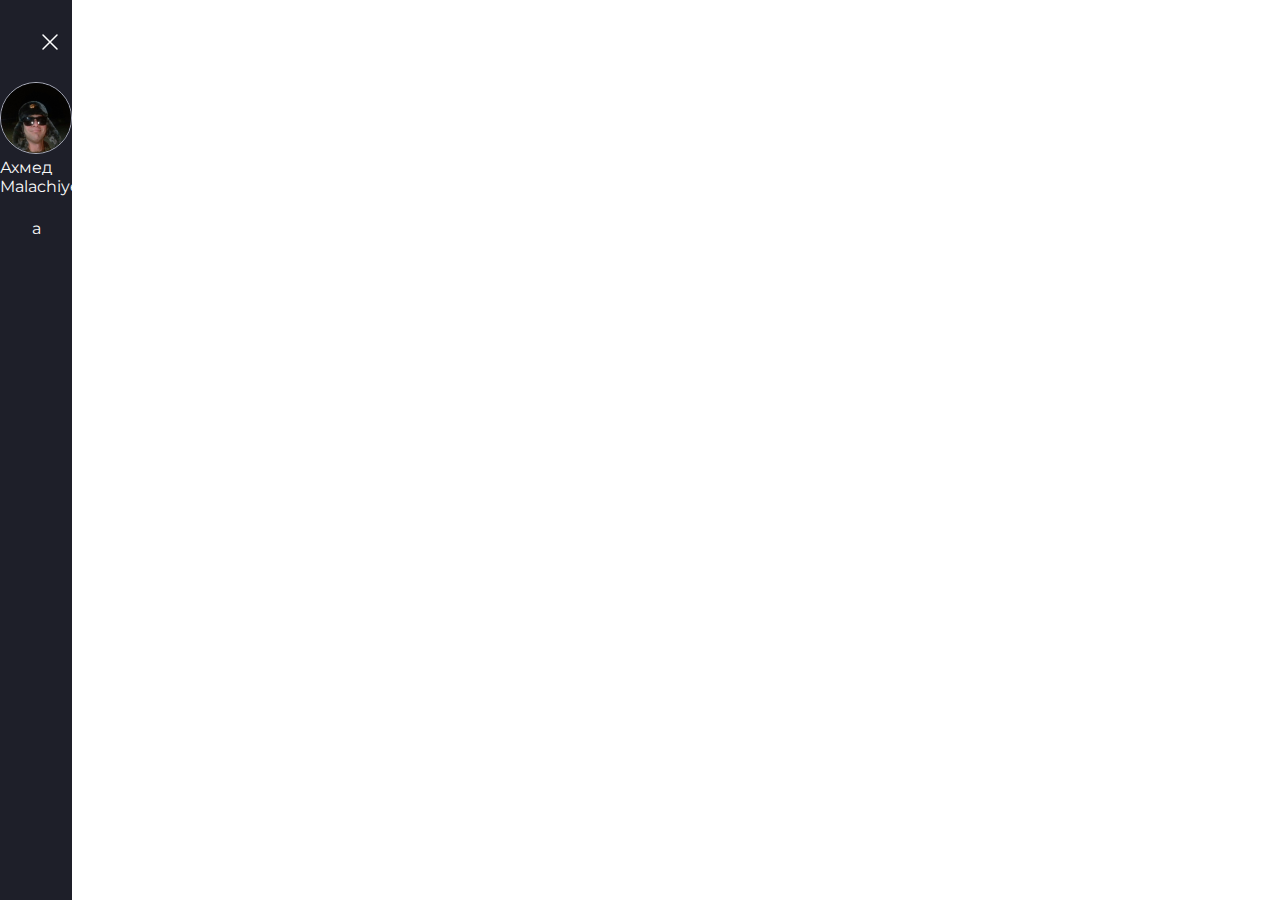
<file: index.html>
<!DOCTYPE html>
<html lang="ru">
<head>
  <meta charset="UTF-8">
  <meta http-equiv="X-UA-Compatible" content="IE=edge">
  <meta name="viewport" content="width=device-width, initial-scale=1.0">
  <link rel="preconnect" href="https://fonts.googleapis.com">
  <link rel="preconnect" href="https://fonts.gstatic.com" crossorigin>
  <link href="https://fonts.googleapis.com/css2?family=Montserrat:ital,wght@0,100..900;1,100..900&display=swap" rel="stylesheet">
  <link rel="stylesheet" href="./css/style.css">
  <title>Languages</title>
</head>
<body>
  <div class="container">
    <div class="left-menu">
      <div class="left-menu__container">
        <div class="open-wrapper">
          <button class="btn-close">
            <img src="./img/close.svg" alt="">
          </button>
          <div class="user-info">
            <div class="user-image">
              <img src="./img/avatar.jpg" alt="" class="avatar">
              <span class="user-name">Ахмед Malachiyev</span>
            </div>
          </div>

          <nav class="nav-menu">
            a
          </nav>
        </div>
      </div>
    </div>
    <div class="main-content"></div>
  </div>

  <script src="./js/script.js"></script>
</body>
</html>
</file>
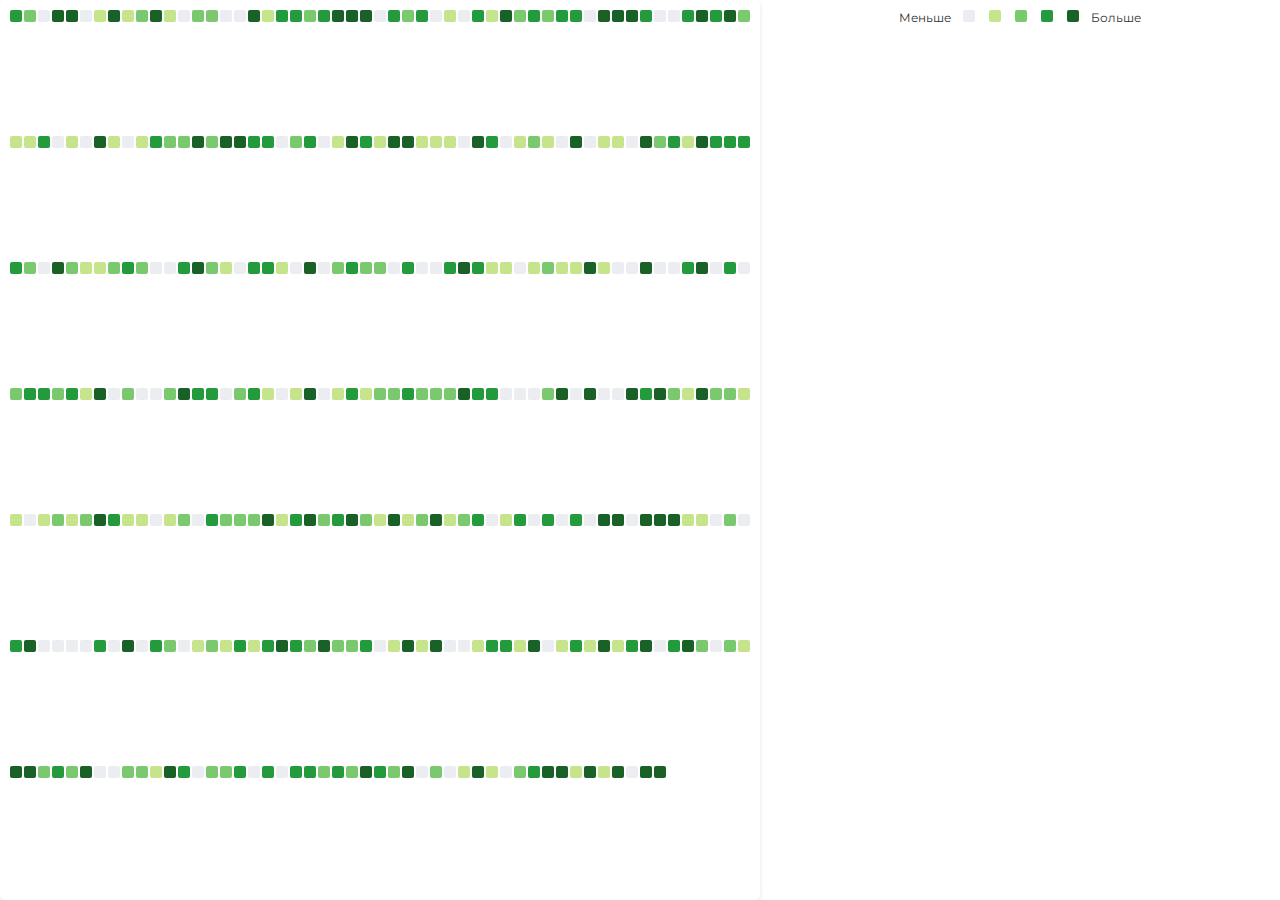
<file: activity.html>
<!DOCTYPE html>
<html lang="ru">
<head>
  <meta charset="UTF-8">
  <meta http-equiv="X-UA-Compatible" content="IE=edge" />
  <meta name="viewport" content="width=device-width, initial-scale=1.0" />
  <link rel="preconnect" href="https://fonts.googleapis.com" />
  <link rel="preconnect" href="https://fonts.gstatic.com" crossorigin />
  <link
    href="https://fonts.googleapis.com/css2?family=Montserrat:ital,wght@0,100..900;1,100..900&display=swap"
    rel="stylesheet"
  />
    <link rel="stylesheet" href="./css/style.css" />
  <title>Сетка активности</title>
  <style>
    .activity-grid {
      display: grid;
      grid-template-columns: repeat(53, 12px);
      gap: 2px;
      background-color: #fff;
      padding: 10px;
      border-radius: 5px;
      box-shadow: 0 2px 5px rgba(0,0,0,0.1);
    }
    .day {
      width: 12px;
      height: 12px;
      background-color: #ebedf0;
      position: relative;
      border-radius: 2px;
    }
    .day:hover::after {
      content: attr(data-tooltip);
      position: absolute;
      background: #333;
      color: #fff;
      padding: 5px 8px;
      border-radius: 3px;
      bottom: 20px;
      left: 50%;
      transform: translateX(-50%);
      white-space: nowrap;
      z-index: 10;
      font-size: 12px;
    }
    .level-1 { background-color: #c6e48b; }
    .level-2 { background-color: #7bc96f; }
    .level-3 { background-color: #239a3b; }
    .level-4 { background-color: #196127; }
    .legend {
      margin-top: 10px;
      font-size: 12px;
      color: #333;
    }
    .legend span {
      display: inline-block;
      width: 12px;
      height: 12px;
      margin: 0 2px;
      vertical-align: middle;
      border-radius: 2px;
    }
  </style>
</head>
<body>
  <div class="container">
    <div class="activity-grid" id="activityGrid"></div>
    <div class="legend">
      Меньше
      <span style="background-color: #ebedf0;"></span>
      <span style="background-color: #c6e48b;"></span>
      <span style="background-color: #7bc96f;"></span>
      <span style="background-color: #239a3b;"></span>
      <span style="background-color: #196127;"></span>
      Больше
    </div>
  </div>

  <script>
    // Генерация данных активности
    const activityData = {};
    const startDate = new Date('2024-01-01');
    for (let i = 0; i < 365; i++) {
      const date = new Date(startDate);
      date.setDate(startDate.getDate() + i);
      const dateStr = date.toISOString().split('T')[0];
      activityData[dateStr] = Math.floor(Math.random() * 5); // 0–4 события
    }

    // Создание сетки
    const grid = document.getElementById('activityGrid');
    for (let i = 0; i < 365; i++) {
      const date = new Date(startDate);
      date.setDate(startDate.getDate() + i);
      const dateStr = date.toISOString().split('T')[0];
      const level = activityData[dateStr] || 0;

      const day = document.createElement('div');
      day.className = `day level-${level}`;
      day.setAttribute('data-tooltip', `${dateStr}: ${level} событий`);
      grid.appendChild(day);
    }
  </script>

  <script src="./js/script.js"></script>
</body>
</html>
</file>
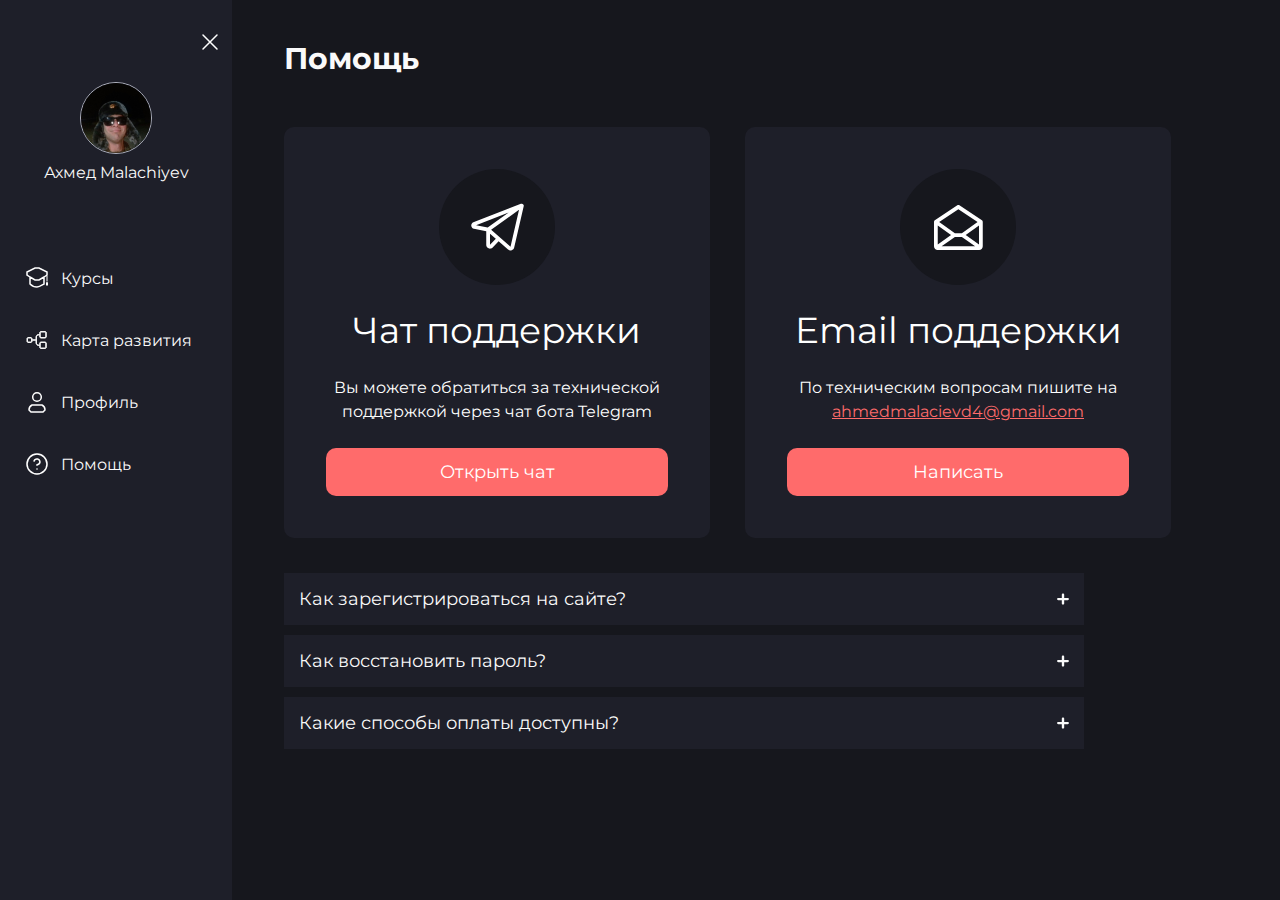
<file: help.html>
<!DOCTYPE html>
<html lang="en">
<head>
  <meta charset="UTF-8">
  <meta http-equiv="X-UA-Compatible" content="IE=edge">
  <meta name="viewport" content="width=device-width, initial-scale=1.0">
  <link rel="preconnect" href="https://fonts.googleapis.com" />
  <link rel="preconnect" href="https://fonts.gstatic.com" crossorigin />
  <link
    href="https://fonts.googleapis.com/css2?family=Montserrat:ital,wght@0,100..900;1,100..900&display=swap"
    rel="stylesheet"/>
  <link rel="stylesheet" href="./css/style.css">
  <title>Помощь</title>
</head>
<body>
  <div class="container">
    <div id="sidebar-container" class="left-menu__container"></div>

    <div class="main-container">
      <div class="help-content">
        <h1 class="help__title">Помощь</h1>

        <ul class="help__social">
          <li class="help__cards">
            <div class="card__image-container">
              <img src="./src/img/telegram.svg" alt="telegram" class="help__image">
            </div>
            <h2 class="card__title">Чат поддержки</h2>
            <p class="card__description">
              Вы можете обратиться за технической поддержкой через чат бота Telegram
            </p>
            <a href="#" class="card__link">Открыть чат</a>
          </li>
          <li class="help__cards">
            <div class="card__image-container">
              <img src="./src/img/gmail.svg" alt="gmail" class="help__image">
            </div>
            <h2 class="card__title">Email поддержки</h2>
            <p class="card__description">
              По техническим вопросам пишите на<br>
              <a href="" style="color: #ff6b6b;">ahmedmalacievd4@gmail.com</a>
            </p>
            <a href="#" class="card__link">Написать</a>
          </li>
        </ul>

        <div class="faq-container">
          <div class="faq-item">
              <div class="faq-question">Как зарегистрироваться на сайте?</div>
              <div class="faq-answer">
                  Для регистрации нажмите на кнопку "Регистрация" в верхнем правом углу, заполните форму с вашими данными и подтвердите email.
              </div>
          </div>
          <div class="faq-item">
              <div class="faq-question">Как восстановить пароль?</div>
              <div class="faq-answer">
                  Нажмите "Забыли пароль?" на странице входа, введите ваш email, и мы отправим вам ссылку для сброса пароля.
              </div>
          </div>
          <div class="faq-item">
              <div class="faq-question">Какие способы оплаты доступны?</div>
              <div class="faq-answer">
                  Мы принимаем банковские карты, электронные кошельки и банковские переводы. Подробности в разделе "Оплата".
              </div>
          </div>
      </div>
      </div>
    </div>
  </div>

  <script>
    document.querySelectorAll('.faq-question').forEach(question => {
      question.addEventListener('click', () => {
          const answer = question.nextElementSibling;
          const isActive = answer.classList.contains('active');

          // Закрываем все открытые ответы
          document.querySelectorAll('.faq-answer').forEach(ans => {
              ans.classList.remove('active');
          });
          document.querySelectorAll('.faq-question').forEach(q => {
              q.classList.remove('active');
          });

          // Открываем текущий, если он не был активен
          if (!isActive) {
              answer.classList.add('active');
              question.classList.add('active');
          }
      });
  });
  </script>

  <script src="./js/script.js"></script>
</body>
</html>
</file>
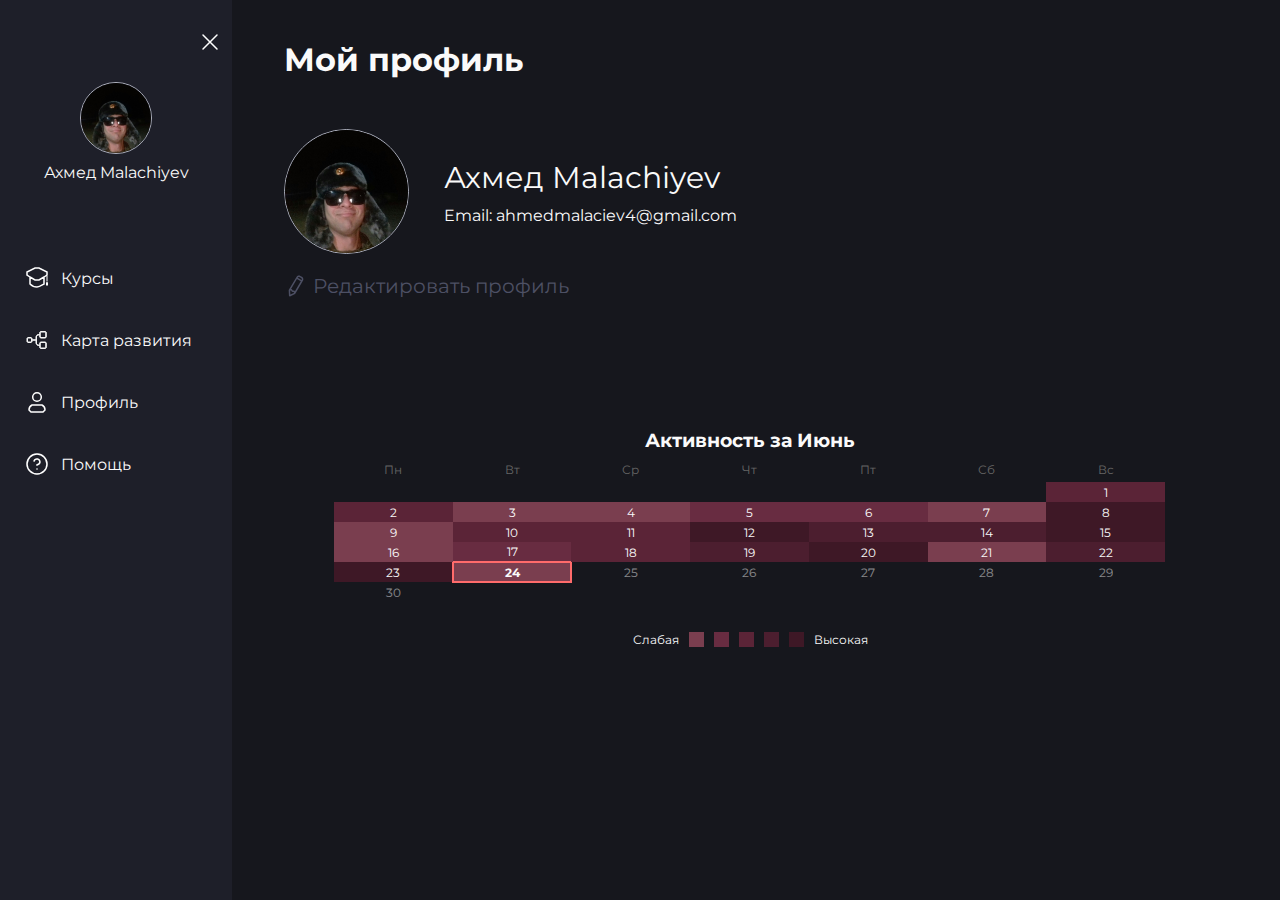
<file: profile.html>
<!DOCTYPE html>
<html lang="ru">
<head>
  <meta charset="UTF-8">
  <meta http-equiv="X-UA-Compatible" content="IE=edge" />
  <meta name="viewport" content="width=device-width, initial-scale=1.0" />
  <link rel="preconnect" href="https://fonts.googleapis.com" />
  <link rel="preconnect" href="https://fonts.gstatic.com" crossorigin />
  <link
    href="https://fonts.googleapis.com/css2?family=Montserrat:ital,wght@0,100..900;1,100..900&display=swap"
    rel="stylesheet"
  />
  <link rel="stylesheet" href="./css/style.css">
  <title>Профиль</title>
</head>
<body>
  <div class="container">
    <div id="sidebar-container" class="left-menu__container"></div>
  
    <div class="main-container">
      <div class="profile-content">
        <h1 class="profile__title">
          Мой профиль
        </h1>

        <div class="profile__info">
          <img src="./src/img/avatar.jpg" alt="avatar" class="profile__avatar avatar" />
          <div class="profile__info_flex">
            <span class="user-name">Ахмед Malachiyev</span>
            <span>Email: ahmedmalaciev4@gmail.com</span>
          </div>
        </div>
        <a href="#" class="edit-profile">
          <svg class="edit-img" width="24" height="24" viewBox="0 0 24 24" fill="none" xmlns="http://www.w3.org/2000/svg">
            <path d="M17.9175 2.79L16.4175 1.8975C15.7617 1.51038 14.9792 1.39878 14.2413 1.58712C13.5034 1.77546 12.8701 2.24842 12.48 2.9025L4.98 15.54C4.75514 15.9148 4.64801 16.3486 4.6725 16.785L4.9425 21.75C4.94881 21.8737 4.98568 21.994 5.04981 22.1C5.11394 22.206 5.20333 22.2945 5.31 22.3575C5.42577 22.4262 5.55789 22.4625 5.6925 22.4625C5.80424 22.4618 5.91443 22.4362 6.015 22.3875L10.5 20.25C10.8938 20.063 11.2229 19.7627 11.445 19.3875L18.4725 7.5L18.9225 6.75C19.1177 6.42431 19.2466 6.06324 19.3017 5.68755C19.3568 5.31187 19.3371 4.92899 19.2437 4.56095C19.1503 4.19291 18.9851 3.84697 18.7575 3.54304C18.5299 3.23911 18.2444 2.98319 17.9175 2.79ZM14.9175 3C15.1623 3.00088 15.4027 3.0655 15.615 3.1875L17.115 4.08C17.2777 4.16951 17.4206 4.29091 17.5352 4.43695C17.6499 4.58299 17.7339 4.75066 17.7822 4.92992C17.8305 5.10918 17.8421 5.29635 17.8164 5.48022C17.7907 5.66409 17.7281 5.84088 17.6325 6L17.565 6.1125L13.695 3.75L13.7625 3.6375C13.8892 3.43895 14.0646 3.27612 14.272 3.16454C14.4795 3.05295 14.712 2.9963 14.9475 3H14.9175ZM10.92 17.2875L10.6725 16.8975C10.6089 16.8004 10.5237 16.7194 10.4235 16.6608C10.3232 16.6022 10.2108 16.5677 10.095 16.56L8.7975 16.5L8.0925 15.405C8.03546 15.2934 7.95134 15.1978 7.84784 15.127C7.74433 15.0563 7.62474 15.0126 7.5 15H7.05L12.93 5.07L16.8 7.365L10.92 17.2875ZM9.8475 18.8775L6.3825 20.5425L6.18 16.7025C6.16134 16.616 6.16134 16.5265 6.18 16.44L7.035 16.5L7.74 17.595C7.80358 17.6921 7.88883 17.7731 7.98904 17.8317C8.08925 17.8903 8.20169 17.9248 8.3175 17.9325L9.615 18.0225L10.0575 18.7125C9.99625 18.7778 9.92544 18.8334 9.8475 18.8775Z" fill="#4d5064"/>
          </svg>
          Редактировать профиль
        </a>

        <div class="profile-activity" id="container-activity">
          <table id="activity">
            <caption>
              Активность за Июнь
            </caption>
            <tr>
              <th>Пн</th>
              <th>Вт</th>
              <th>Ср</th>
              <th>Чт</th>
              <th>Пт</th>
              <th>Сб</th>
              <th>Вс</th>
            </tr>
          </table>
          <div class="legend">
            <div>Слабая<span class="activity-0"></span></div>
            <div><span class="activity-1"></span></div>
            <div><span class="activity-2"></span></div>
            <div><span class="activity-3"></span></div>
            <div><span class="activity-4"></span>Высокая</div>
          </div>
        </div>
      </div>
    </div>
  </div>
  <script src="./js/script.js"></script>
</body>
</html>
</file>
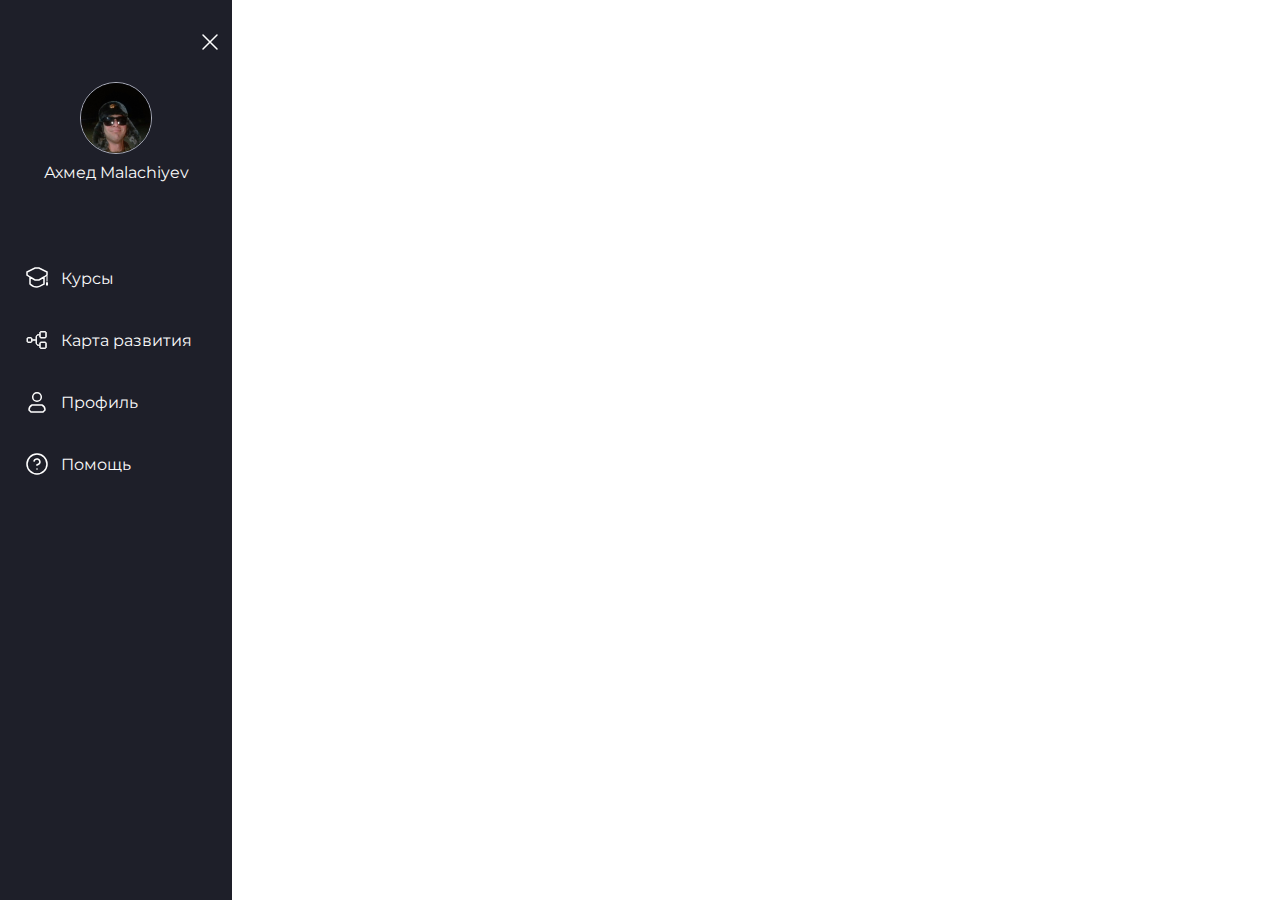
<file: sidebar.html>
<!DOCTYPE html>
<html lang="ru">
  <head>
    <meta charset="UTF-8" />
    <meta http-equiv="X-UA-Compatible" content="IE=edge" />
    <meta name="viewport" content="width=device-width, initial-scale=1.0" />
    <link rel="preconnect" href="https://fonts.googleapis.com" />
    <link rel="preconnect" href="https://fonts.gstatic.com" crossorigin />
    <link
      href="https://fonts.googleapis.com/css2?family=Montserrat:ital,wght@0,100..900;1,100..900&display=swap"
      rel="stylesheet"
    />
    <link rel="stylesheet" href="./css/style.css" />
    <title>Languages</title>
  </head>
  <body>
    <div class="container">
      <div class="left-menu">
        <div class="left-menu__container" id="sidebar">
          <div class="open-wrapper">
            <button class="btn-close">
              <img src="./src/img/close.svg" alt="" />
            </button>
            <div class="user-info_sidebar">
              <div class="user-image">
                <img src="./src/img/avatar.jpg" alt="avatar" class="avatar" />
              </div>
              <span class="user-name">Ахмед Malachiyev</span>
            </div>

            <nav class="nav-menu">
              <a href="./index.html" class="nav-link courses">
                <img src="./src/img/course-icon.svg" alt="" class="nav-image" />
                <span class="nav-span">Курсы</span>
              </a>

              <a href="./skill.html" class="nav-link skill">
                <img src="./src/img/skill.svg" alt="" class="nav-image" />
                <span class="nav-span">Карта развития</span>
              </a>

              <a href="./profile.html" class="nav-link profile">
                <img src="./src/img/profile.svg" alt="" class="nav-image" />
                <span class="nav-span">Профиль</span>
              </a>

              <a href="./help.html" class="nav-link help">
                <img src="./src/img/help.svg" alt="" class="nav-image" />
                <span class="nav-span">Помощь</span>
              </a>
            </nav>
          </div>
        </div>
      </div>
    </div>

    <script src="./js/script.js"></script>
  </body>
</html>
</file>
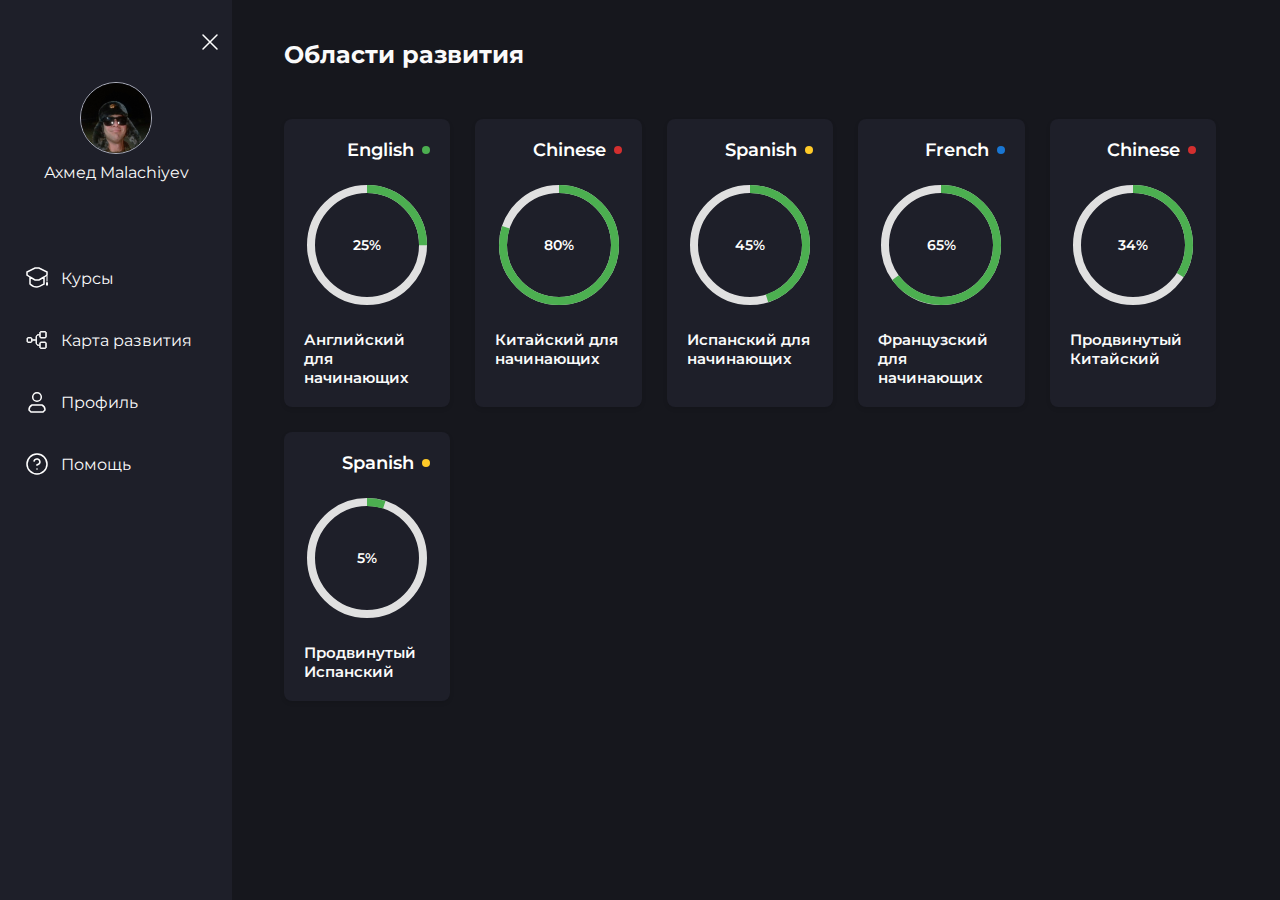
<file: skill.html>
<!DOCTYPE html>
<html lang="en">
  <head>
    <meta charset="UTF-8" />
    <meta http-equiv="X-UA-Compatible" content="IE=edge" />
    <meta name="viewport" content="width=device-width, initial-scale=1.0" />
    <link rel="preconnect" href="https://fonts.googleapis.com" />
    <link rel="preconnect" href="https://fonts.gstatic.com" crossorigin />
    <link
      href="https://fonts.googleapis.com/css2?family=Montserrat:ital,wght@0,100..900;1,100..900&display=swap"
      rel="stylesheet"
    />
    <link rel="stylesheet" href="./css/style.css" />
    <title>Карта развития</title>
  </head>
  <body>
    <div class="container">
      <div id="sidebar-container" class="left-menu__container"></div>

      <div class="main-container">
        <div class="skill-content">
          <h1 class="skill__title">Области развития</h1>

          <ul class="skill__list">
            <li class="skill__item">
              <span class="skill__initial"
                >English
                <span class="initial__point initial__point_english"></span
              ></span>
              <div
                class="skill__progress"
                role="progressbar"
                aria-valuenow="25"
                aria-valuemin="0"
                aria-valuemax="100"
              >
                <svg>
                  <circle></circle>
                  <circle class="skill__progress-bar"></circle>
                </svg>
                <span class="skill__progress__text"></span>
              </div>
              <span class="skill__course"> Английский для начинающих </span>
            </li>
            <li class="skill__item">
              <span class="skill__initial"
                >Chinese
                <span class="initial__point initial__point_chinese"></span
              ></span>
              <div
                class="skill__progress"
                role="progressbar"
                aria-valuenow="80"
                aria-valuemin="0"
                aria-valuemax="100"
              >
                <svg>
                  <circle></circle>
                  <circle class="skill__progress-bar"></circle>
                </svg>
                <span class="skill__progress__text"></span>
              </div>
              <span class="skill__course"> Китайский для начинающих </span>
            </li>
            <li class="skill__item">
              <span class="skill__initial"
                >Spanish
                <span class="initial__point initial__point_spanish"></span
              ></span>
              <div
                class="skill__progress"
                role="progressbar"
                aria-valuenow="45"
                aria-valuemin="0"
                aria-valuemax="100"
              >
                <svg>
                  <circle></circle>
                  <circle class="skill__progress-bar"></circle>
                </svg>
                <span class="skill__progress__text"></span>
              </div>
              <span class="skill__course"> Испанский для начинающих </span>
            </li>
            <li class="skill__item">
              <span class="skill__initial"
                >French
                <span class="initial__point initial__point_french"></span
              ></span>
              <div
                class="skill__progress"
                role="progressbar"
                aria-valuenow="65"
                aria-valuemin="0"
                aria-valuemax="100"
              >
                <svg>
                  <circle></circle>
                  <circle class="skill__progress-bar"></circle>
                </svg>
                <span class="skill__progress__text"></span>
              </div>
              <span class="skill__course">Французский для начинающих</span>
            </li>
            <li class="skill__item">
              <span class="skill__initial"
                >Chinese
                <span class="initial__point initial__point_chinese"></span
              ></span>
              <div
                class="skill__progress"
                role="progressbar"
                aria-valuenow="34"
                aria-valuemin="0"
                aria-valuemax="100"
              >
                <svg>
                  <circle></circle>
                  <circle class="skill__progress-bar"></circle>
                </svg>
                <span class="skill__progress__text"></span>
              </div>
              <span class="skill__course">Продвинутый Китайский</span>
              <li class="skill__item">
                <span class="skill__initial"
                  >Spanish
                  <span class="initial__point initial__point_spanish"></span
                ></span>
                <div
                  class="skill__progress"
                  role="progressbar"
                  aria-valuenow="5"
                  aria-valuemin="0"
                  aria-valuemax="100"
                >
                  <svg>
                    <circle></circle>
                    <circle
                      class="skill__progress-bar"
                    ></circle>
                  </svg>
                  <span class="skill__progress__text"></span>
                </div>
                <span class="skill__course">Продвинутый Испанский</span>
              </li>
            </li>
          </ul>
        </div>
      </div>
    </div>
    <script>
      document.querySelectorAll(".skill__progress-bar").forEach((circle) => {
        const progressDiv = circle.closest(".skill__progress");
        const percent =
          parseFloat(progressDiv.getAttribute("aria-valuenow")) || 0;
        const radius = 56;
        const circumference = 2 * Math.PI * radius;
        const offset = circumference * (1 - percent / 100);
        circle.style.strokeDasharray = circumference;
        circle.style.strokeDashoffset = offset;
        const text = progressDiv.querySelector(".skill__progress__text");
        if (text) text.textContent = `${percent}%`;
      });
    </script>
    <script src="./js/script.js"></script>
  </body>
</html>
</file>
<file: css/style.css>
* {
  box-sizing: border-box;
  padding: 0;
  margin: 0;
}

body,
button {
  font-family: "Montserrat", sans-serif;
  color: #fafafa;
}

.container {
  position: relative;
  display: flex;
  height: 100vh;
  width: 100%;
}

.left-menu {
  padding: 20px 0 10px;
  background-color: #1e1f29;
  height: 100vh;
  overflow-y: auto;
  overflow-x: hidden;
  position: fixed;
  top: 0;
  flex: 0 0 auto;
}

.left-menu__container {
  display: flex;
  flex-direction: column;
  justify-content: space-between;
  height: 100%;
}

.open-wrapper {
  display: flex;
  flex-direction: column;
  align-items: center;
  gap: 15px;
}

.btn-close {
  margin-left: auto;
  padding: 10px;
  background: none;
  border: none;
  cursor: pointer;
}

.user-info_sidebar {
  display: flex;
  align-items: center;
  justify-content: center;
  flex-direction: column;
  text-align: center;
  gap: 9px;
  width: 100%;
}

.user-image {
  width: 72px;
  height: 72px;
  transition: all 0.2s ease-in-out;
}

.avatar {
  height: 100%;
  width: 100%;
  border: 1px solid #afb2bf;
  border-radius: 50%;
  object-fit: cover;
}

.btn-edit {
  background: none;
  border: 1px solid #fff;
  border-radius: 50%;
}

.nav-menu {
  display: flex;
  flex-direction: column;
  margin-top: 50px;
}

.nav-link {
  display: flex;
  align-items: center;
  justify-content: flex-start;
  text-decoration: none;
  color: #fafafa;
  width: 100%;
  padding: 19px 40px;
  padding-left: 25px;
  cursor: pointer;
}

.nav-link:hover {
  background-color: #2e2d3d;
}

.nav-image {
  margin-right: 12px;
}

.main-container {
  width: 100%;
  height: 100%;
  padding: 40px 64px;
  background-color: #16171d;
  margin-left: 220px;
}

.header-profile-info {
  display: flex;
  gap: 24px;
  width: 1105px;
  padding: 24px;
  border-radius: 10px;
  background-color: #1e1f29;
}

.user-info {
  display: flex;
  flex-direction: column;
  justify-content: center;
}

.user-info__main {
  display: flex;
  align-items: center;
}

.avatar {
  width: 72px;
  height: 72px;
}

.user-name {
  text-align: center;
  min-width: 220px;
}

.user-card {
  display: grid;
  grid-template-columns: 162px 162px;
  gap: 10px;
  margin-top: 12px;
}

.card-stat {
  padding: 8px 12px;
  border: 1px solid #2e2d3d;
  border-radius: 10px;
  background: none;
  overflow: hidden;
  display: grid;
  align-items: center;
  grid-template-columns: 36px 1fr 16px;
  grid-template-rows: 30px 14px;
  cursor: pointer;
}

.card-stat__image {
  grid-column: 1 / 2;
  grid-row: 1 / 3;
}

.card-stat__number {
  grid-column: 2 / 3;
  grid-row: 1 / 2;
  color: #dad9de;
  font-size: 24px;
  font-weight: 500;
  line-height: 120%;
  text-align: left;
}

.card-stat__text {
  grid-column: 2 / 4;
  grid-row: 2 / 3;
  color: #afb2bf;
  font-size: 10px;
  font-weight: 500;
  line-height: 120%;
  text-align: left;
  text-wrap: nowrap;
}

.user-card__more {
  grid-column: 3 / 4;
  grid-row: 1 / 2;
  justify-self: flex-end;
  width: 16px;
  height: 16px;
  border: none;
  background: none;
  cursor: pointer;
}

.chat {
  position: relative;
  display: flex;
  grid-column: 1 / 3;
  justify-content: space-between;
  align-items: flex-start;
  padding: 10px 12px;
  background: none;
  border: 1px solid #2e2d3d;
  border-radius: 10px;
}

.chat-btn {
  width: 100%;
  color: #4d5064;
  text-decoration: none;
  display: inline-block;
}

.chat:hover::after {
  content: "Вы будете перенаправлены в WhatsApp для связи!";
  position: absolute;
  min-width: 268px;
  bottom: -60px;
  left: 50%;
  transform: translateX(-50%);
  background-color: #333;
  color: white;
  padding: 8px 12px;
  border-radius: 5px;
  font-size: 14px;
  white-space: pre-line;
  z-index: 10;
}

/*Activity*/
.container-activity {
  max-width: 474px;
}

.activity-title {
  margin-bottom: 12px;
}

table {
  border-collapse: collapse;
  width: 100%;
  min-width: 474px;
  margin: 20px auto;
}

th,
td {
  width: 14.28%;
  height: 20px;
  text-align: center;
  font-size: 12px;
}

th {
  font-weight: normal;
  color: #666;
  padding-bottom: 5px;
}

td {
  border: none;
  background-color: none;
  position: relative;
  cursor: default;
}

td[title]:hover:after {
  content: attr(title);
  position: absolute;
  bottom: 100%;
  left: 50%;
  transform: translateX(-50%);
  background-color: #333;
  color: #fff;
  padding: 5px 8px;
  border-radius: 3px;
  font-size: 11px;
  white-space: nowrap;
  pointer-events: none;
  z-index: 10;
}

.today {
  font-weight: bold;
  border: 2px solid #ff6b6b; /* Яркая рамка для выделения */
}

.future {
  background-color: transparent !important; /* Прозрачный фон */
  opacity: 0.5; /* Полупрозрачный текст для отличия */
}

.activity-0 {
  background-color: #7a3e4f;
} /* Нет активности */
.activity-1 {
  background-color: #682c41;
} /* Низкая активность */
.activity-2 {
  background-color: #5b2437;
} /* Средняя активность */
.activity-3 {
  background-color: #4c1e2f;
} /* Высокая активность */
.activity-4 {
  background-color: #3e1826;
} /* Очень высокая активность */

.legend {
  display: flex;
  justify-content: center;
  gap: 10px;
  margin: 10px auto;
  font-size: 12px;
}
.legend div {
  display: flex;
  align-items: center;
  gap: 10px;
}
.legend span {
  display: inline-block;
  width: 15px;
  height: 15px;
}

caption {
  padding: 10px;
  font-size: 1.2em;
  font-weight: bold;
  text-align: center;
}
/*Activity END*/

/*Courses*/
.courses__list {
  display: grid;
  grid-template-columns: repeat(3, 355px);
  gap: 20px;
  list-style: none;
  margin-top: 34px;
}

.courses__item {
  max-width: 355px;
  border-radius: 8px;
  background: #f9f9f9;
  overflow: hidden;
  padding-bottom: 30px;
  text-align: center;
  transition: transform 0.3s ease, 
              box-shadow 0.3s ease;
}

.courses__item:hover {
  transform: translateY(-5px);
  box-shadow: 0 4px 8px rgba(0, 0, 0, 0.1);
}

.courses__image {
  border-radius: 8px 8px 0 0;
  margin-bottom: 20px;
  width: 100%;
  height: 200px;
  object-fit: cover;
}

.progress-bar {
  width: 275px;
  height: 4px;
  background: #4d5064;
  overflow: hidden;
  margin-bottom: 10px;
  margin-left: auto;
  margin-right: auto;
}

.progress-fill {
  height: 100%;
  width: 0;
  background: #ff4d4d;
  transition: width 0.3s ease-in-out, background 0.3s ease-in-out;
}

.progress-text {
  text-align: end;
  font-size: 0.9em;
  color: #555;
  margin-bottom: 30px;
  margin-right: 40px;
}

.courses__title {
  font-size: 1.5em;
  margin: 0 0 10px 20px;
  color: #333;
  margin-bottom: 40px;
  text-align: left;
}

.courses__button {
  display: inline-block;
  padding: 10px 20px;
  background: #ff6b6b;
  color: white;
  text-decoration: none;
  border-radius: 5px;
  cursor: pointer;
  border: none;
  font-size: 1em;
  transition: all 0.3s ease;
}

.courses__button:hover {
  background: #682c41;
}

.courses__button:disabled {
  background: red;
  cursor: not-allowed;
}

.playlist li:focus {
  outline: 2px solid #007bff;
  outline-offset: 2px;
  background: #ddd;
}

@media (max-width: 600px) {
  .courses__item {
    margin: 10px;
    padding: 15px;
  }

  .courses__title {
    font-size: 1.2em;
  }

  .courses__button {
    width: 100%;
    text-align: center;
  }
}

/*video*/
.video-container {
  display: flex;
  justify-content: center;
  margin: 20px;
}

@media (min-width: 768px) {
  .video-container {
    flex-direction: row;
    justify-content: center;
  }
}

@media (min-width: 768px) {
  .playlist {
    margin-left: 20px;
    margin-top: 0;
    max-width: 300px;
  }
}

video {
  border-radius: 5px;
  max-width: 600px;
  width: 100%;
}

.playlist-container {
  margin-left: 20px;
  max-width: 300px;
}

#playlist {
  list-style: none;
  padding: 0;
  margin: 10px 0;
}

.playlist-container li {
  padding: 10px;
  cursor: pointer;
  background: #f0f0f0;
  margin-bottom: 5px;
  border-radius: 3px;
  transition: background 0.3s;
  color: black;
}

.playlist-container li:hover {
  background: #e0e0e0;
}

.playlist-container li.active {
  background: #007bff;
  color: white;
  font-weight: bold;
}

.playlist-container li.watched {
  background: #e0e0e0;
  color: #777;
  position: relative;
}

.playlist-container li.watched::after {
  content: "✓";
  position: absolute;
  right: 10px;
  color: #4caf50;
}

.playlist-container li::before {
  content: "▶️";
  margin-right: 8px;
  font-size: 0.9em;
}
.playlist-container li.watched::before {
  content: "✓";
  color: #4caf50;
}
/*Skill*/
.skill__title {
  font-size: 24px;
  margin-bottom: 50px;
}

.skill__list {
  display: grid;
  grid-template-columns: repeat(5, 1fr);
  gap: 25px;
  list-style: none;
  padding: 0;
  margin: 0;
  margin: 0 auto; 
}

.skill__item {
  align-items: center;
  padding: 20px;
  background-color: #1e1f29;
  border-radius: 8px;
  box-shadow: 0 2px 4px rgba(0, 0, 0, 0.1);
  transition: transform 0.2s ease-in-out; 
}

.skill__item:hover {
  transform: translateY(-2px);
}

.skill__initial {
  font-size: 1.1rem;
  font-weight: 600;
  color: #fff;
  display: flex;
  align-items: center;
  justify-self: flex-end;
  margin-bottom: 25px;
}

.initial__point {
  display: inline-block;
  width: 8px;
  height: 8px;
  background-color: #4caf50;
  border-radius: 50%;
  margin-left: 8px;
}

.initial__point_english {
  background-color: #4caf50; /* Зеленый для английского */
}

.initial__point_chinese {
  background-color: #d32f2f; /* Красный для китайского */
}

.initial__point_spanish {
  background-color: #ffca28; /* Желтый для испанского */
}

.initial__point_french {
  background-color: #1976d2; /* Синий для французского */
}

.skill__course {
  display: flex;
  align-items: center;
  justify-content: center;
  font-size: 15px;
  font-weight: 600;
}

.skill__progress {
  position: relative;
  width: 120px;
  height: 120px;
  margin-left: auto;
  margin-right: auto;
  margin-bottom: 25px;
}

/* Стили для SVG круга */
.skill__progress svg {
  width: 100%;
  height: 100%;
  transform: rotate(-90deg); /* Для начала анимации сверху */
}

/* Базовый круг (фон) */
.skill__progress circle {
  text-align: center;
  fill: none;
  stroke: #e0e0e0;
  stroke-width: 8;
  cx: 60;
  cy: 60;
  r: 56;
}

/* Заполняемый круг (прогресс) */
.skill__progress .skill__progress-bar {
  fill: none;
  stroke: #4caf50;
  stroke-width: 8;
  cx: 60;
  cy: 60;
  r: 56;
  transition: stroke-dashoffset 0.5s ease-in-out;
}

.skill__progress__text {
  position: absolute;
  top: 50%;
  left: 50%;
  transform: translate(-50%, -50%);
  font-size: 0.9rem;
  font-weight: 600;
  color: #fff;
}

@media (max-width: 600px) {
  .skill__item {
    flex-direction: column;
    align-items: flex-start;
  }

  .skill__initial {
    margin-bottom: 10px;
  }

  .skill__progress {
    margin-left: 0;
    width: 100%;
  }
}

/*PROFILE*/
.profile__info {
  display: flex;
  align-items: center;
  margin-top: 50px;
  margin-bottom: 20px;
}

.profile__avatar {
  width: 125px;
  height: 125px;
  margin-right: 35px;
}

.profile__info_flex {
  display: flex;
  flex-direction: column;
  text-align-last: left;
  gap: 10px;
}

.profile__info .user-name {
  font-size: 30px;
}

.edit-profile {
  display: flex;
  align-items: center;
  gap: 5px;
  font-size: 20px;
  color: #4d5064;
  text-decoration: none;
  transition: all 0.3s ease;
  margin-bottom: 100px;
}

.edit-profile:hover {
  color: #ff6b6b;
}

.edit-img path{
  transition: all 0.3s ease;
}

.edit-profile:hover .edit-img path{
  fill: #ff6b6b;
}

.profile-activity {
  display: flex;
  flex-direction: column;
  justify-content: center;
  padding: 0 50px;
  width: 100%;
}

.profile__activity__title {
  font-size: 20px;
}

/*HELP*/
.help__title {
  margin-bottom: 50px;
  font-size: 30px;
}

.help__social {
  display: flex;
  align-items: center;
  gap: 35px;
  margin-bottom: 35px;
}

.help__cards {
  padding: 42px;
  background-color: #1e1f29;
  border-radius: 10px;
  display: flex;
  flex-direction: column;
  align-items: center;
  text-align: center;
  gap: 24px;
  width: 426px;
}

.card__image-container {
  width: 116px;
  height: 116px;
  background-color: #16171d;
  border-radius: 50%;
  display: flex;
  align-items: center;
  justify-content: center;
}

.card__title {
  color: #fff;
  font-size: 36px;
  font-weight: 400;
  line-height: 120%;
}

.card__description {
  color: #fff;
  font-size: 16px;
  font-weight: 400;
  line-height: 150%;
}

.card__link {
  width: 100%;
  color: #fff;
  background-color: #ff6b6b;
  padding: 13px 24px;
  font-size: 18px;
  display: inline-flex;
  align-items: center;
  justify-content: center;
  box-sizing: border-box;
  cursor: pointer;
  transition: all .2s;
  text-align: center;
  border-radius: 10px;
  text-decoration: none;
}

.faq-container {
  max-width: 800px;
}

.faq-item {
  margin-bottom: 10px;
}

.faq-question {
  padding: 15px;
  background-color: #1e1f29;
  cursor: pointer;
  font-size: 18px;
  display: flex;
  justify-content: space-between;
  align-items: center;
}

.faq-answer {
  max-height: 0;
  overflow: hidden;
  padding: 0 15px;
  transition: max-height 0.3s ease-out, padding 0.3s ease-out;
  background-color: #1e1f29;
}

.faq-answer.active {
  max-height: 200px; /* Adjust based on content size */
  padding: 15px;
}

.faq-question::after {
  content: '';
  background-image: url(../src/img/plus.svg);
  background-size: cover;
  width: 12px;
  height: 12px;
  font-size: 20px;
  transition: all .2s linear;
}

.faq-question.active::after {
  content: '';
  background-image: url(../src/img/plus.svg);
  background-size: cover;
  width: 12px;
  height: 12px;
  rotate: 45deg;
  transition: all .2s linear;
}
</file>
